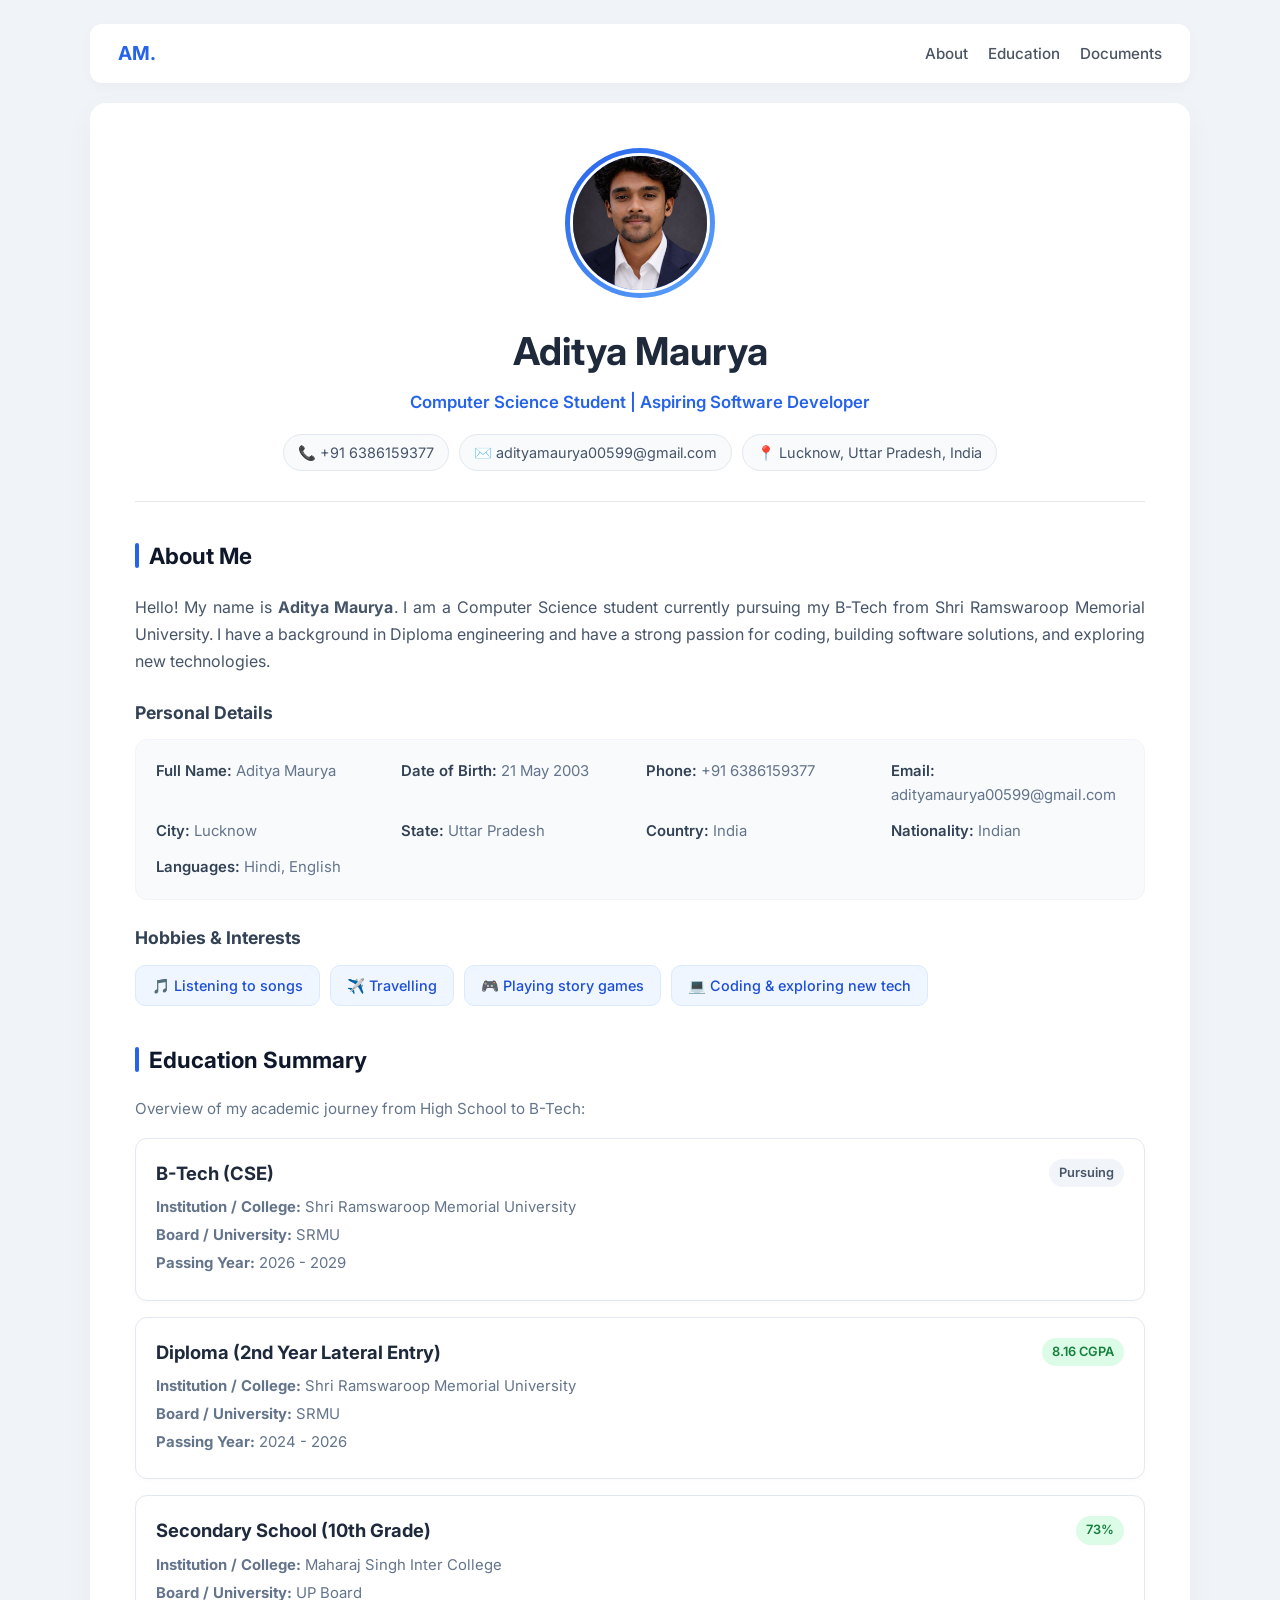
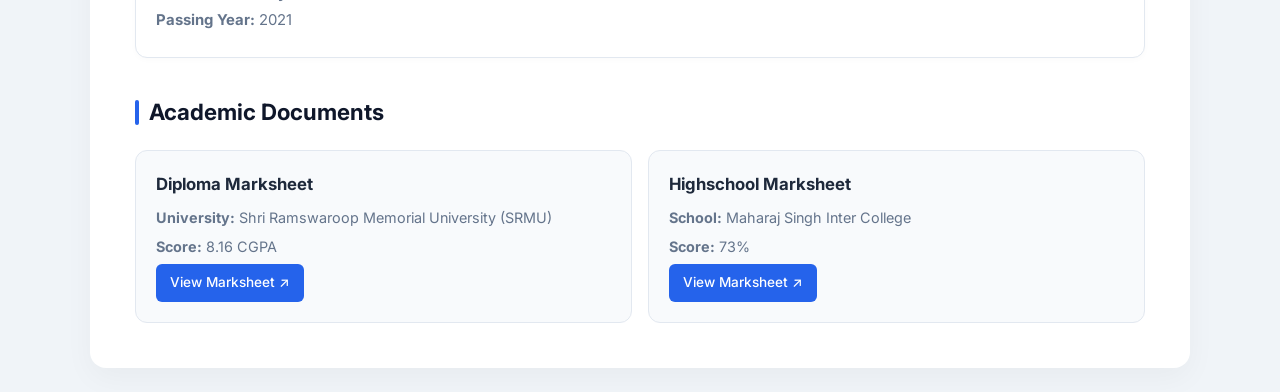
<file: index.html>
<!DOCTYPE html>
<html lang="en">
<head>
    <meta charset="UTF-8">
    <meta name="viewport" content="width=device-width, initial-scale=1.0">
    <title>Aditya Maurya - Portfolio</title>
    <link rel="stylesheet" href="portfolio.css">
    <link rel="preconnect" href="https://fonts.googleapis.com">
    <link rel="preconnect" href="https://fonts.gstatic.com" crossorigin>
    <link href="https://fonts.googleapis.com/css2?family=Inter:wght@300;400;500;600;700&display=swap" rel="stylesheet">
</head>
<body>

    <nav class="navbar">
        <div class="nav-brand">AM.</div>
        <ul class="nav-links">
            <li><a href="#about">About</a></li>
            <li><a href="#education">Education</a></li>
            <li><a href="#documents">Documents</a></li>
        </ul>
    </nav>

    <div class="container">
        <header class="profile-header">
            <div class="profile-img-wrapper">
                <img src="my_photo.jpg" alt="Aditya Maurya Photo" class="profile-img">
            </div>
            <h1 class="user-name">Aditya Maurya</h1>
            <p class="tagline">Computer Science Student | Aspiring Software Developer</p>
            
            <div class="contact-pills">
                <a href="tel:+916386159377" class="pill-item">
                    <span>📞</span> +91 6386159377
                </a>
                <a href="mailto:adityamaurya00599@gmail.com" class="pill-item">
                    <span>✉️</span> adityamaurya00599@gmail.com
                </a>
                <span class="pill-item static">
                    <span>📍</span> Lucknow, Uttar Pradesh, India
                </span>
            </div>
        </header>

        <main>
            <section id="about" class="content-section">
                <h2 class="section-title">About Me</h2>
                <p class="about-text">
                    Hello! My name is <strong>Aditya Maurya</strong>. I am a Computer Science student currently pursuing my B-Tech from Shri Ramswaroop Memorial University. I have a background in Diploma engineering and have a strong passion for coding, building software solutions, and exploring new technologies.
                </p>

                <h3 class="subsection-title">Personal Details</h3>
                <div class="details-grid">
                    <div class="details-item"><span class="label">Full Name:</span> <span class="val">Aditya Maurya</span></div>
                    <div class="details-item"><span class="label">Date of Birth:</span> <span class="val">21 May 2003</span></div>
                    <div class="details-item"><span class="label">Phone:</span> <span class="val">+91 6386159377</span></div>
                    <div class="details-item"><span class="label">Email:</span> <span class="val">adityamaurya00599@gmail.com</span></div>
                    <div class="details-item"><span class="label">City:</span> <span class="val">Lucknow</span></div>
                    <div class="details-item"><span class="label">State:</span> <span class="val">Uttar Pradesh</span></div>
                    <div class="details-item"><span class="label">Country:</span> <span class="val">India</span></div>
                    <div class="details-item"><span class="label">Nationality:</span> <span class="val">Indian</span></div>
                    <div class="details-item"><span class="label">Languages:</span> <span class="val">Hindi, English</span></div>
                </div>

                <h3 class="subsection-title">Hobbies & Interests</h3>
                <ul class="hobbies-list">
                    <li>🎵 Listening to songs</li>
                    <li>✈️ Travelling</li>
                    <li>🎮 Playing story games</li>
                    <li>💻 Coding & exploring new tech</li>
                </ul>
            </section>

            <section id="education" class="content-section">
                <h2 class="section-title">Education Summary</h2>
                <p class="section-intro">Overview of my academic journey from High School to B-Tech:</p>

                <div class="education-card">
                    <div class="card-header-badge">Pursuing</div>
                    <h3>B-Tech (CSE)</h3>
                    <p><strong>Institution / College:</strong> Shri Ramswaroop Memorial University</p>
                    <p><strong>Board / University:</strong> SRMU</p>
                    <p><strong>Passing Year:</strong> 2026 - 2029</p>
                </div>

                <div class="education-card">
                    <div class="card-header-badge success">8.16 CGPA</div>
                    <h3>Diploma (2nd Year Lateral Entry)</h3>
                    <p><strong>Institution / College:</strong> Shri Ramswaroop Memorial University</p>
                    <p><strong>Board / University:</strong> SRMU</p>
                    <p><strong>Passing Year:</strong> 2024 - 2026</p>
                </div>

                <div class="education-card">
                    <div class="card-header-badge success">73%</div>
                    <h3>Secondary School (10th Grade)</h3>
                    <p><strong>Institution / College:</strong> Maharaj Singh Inter College</p>
                    <p><strong>Board / University:</strong> UP Board</p>
                    <p><strong>Passing Year:</strong> 2021</p>
                </div>
            </section>

            <section id="documents" class="content-section">
                <h2 class="section-title">Academic Documents</h2>
                
                <div class="doc-grid">
                    <div class="doc-card">
                        <h3>Diploma Marksheet</h3>
                        <p><strong>University:</strong> Shri Ramswaroop Memorial University (SRMU)</p>
                        <p><strong>Score:</strong> 8.16 CGPA</p>
                        <a href="diploma_marksheet.jpg" target="_blank" class="doc-button">
                            View Marksheet ↗
                        </a>
                    </div>

                    <div class="doc-card">
                        <h3>Highschool Marksheet</h3>
                        <p><strong>School:</strong> Maharaj Singh Inter College</p>
                        <p><strong>Score:</strong> 73%</p>
                        <a href="marksheet.jpg" target="_blank" class="doc-button">
                            View Marksheet ↗
                        </a>
                    </div>
                </div>
            </section>
        </main>
    </div>

</body>
</html>
</file>
<file: portfolio.css>
* {
    box-sizing: border-box;
    margin: 0;
    padding: 0;
}

body {
    font-family: 'Inter', 'Segoe UI', Tahoma, Geneva, Verdana, sans-serif;
    line-height: 1.6;
    color: #2d3748;
    background-color: #f0f4f8;
    padding: clamp(10px, 2vw, 24px);
}

.navbar {
    width: min(100%, 1100px);
    margin: 0 auto 20px auto;
    background: #ffffff;
    padding: 14px 28px;
    border-radius: 12px;
    display: flex;
    justify-content: space-between;
    align-items: center;
    box-shadow: 0 4px 12px rgba(0, 0, 0, 0.03);
}

.nav-brand {
    font-weight: 700;
    font-size: 1.2rem;
    color: #2563eb;
}

.nav-links {
    list-style: none;
    display: flex;
    gap: 20px;
}

.nav-links a {
    text-decoration: none;
    color: #4b5563;
    font-weight: 500;
    font-size: 0.95rem;
    transition: color 0.2s ease;
}

.nav-links a:hover {
    color: #2563eb;
}

.container {
    width: min(100%, 1100px);
    margin: 0 auto;
    background: #ffffff;
    padding: clamp(20px, 4vw, 45px);
    border-radius: 16px;
    box-shadow: 0 10px 30px rgba(0, 0, 0, 0.04);
}

.profile-header {
    text-align: center;
    padding-bottom: 30px;
    border-bottom: 1px solid #e5e7eb;
}

.profile-img-wrapper {
    display: inline-block;
    padding: 5px;
    border-radius: 50%;
    background: linear-gradient(135deg, #2563eb, #60a5fa);
    margin-bottom: 16px;
}

.profile-img {
    width: 140px;
    height: 140px;
    border-radius: 50%;
    object-fit: cover;
    object-position: center 22%;
    border: 3px solid #ffffff;
    display: block;
}

.user-name {
    font-size: clamp(2rem, 4vw, 2.4rem);
    color: #1e293b;
    font-weight: 700;
    margin-bottom: 6px;
}

.tagline {
    font-size: 1.05rem;
    color: #2563eb;
    font-weight: 600;
    margin-bottom: 18px;
}

.contact-pills {
    display: flex;
    flex-wrap: wrap;
    justify-content: center;
    gap: 10px;
}

.pill-item {
    background: #f8fafc;
    border: 1px solid #e2e8f0;
    padding: 6px 14px;
    border-radius: 20px;
    font-size: 0.9rem;
    color: #475569;
    text-decoration: none;
    transition: all 0.2s ease;
}

a.pill-item:hover {
    border-color: #2563eb;
    color: #2563eb;
    background: #eff6ff;
}

.content-section {
    margin-top: 36px;
}

.section-title {
    font-size: 1.4rem;
    color: #0f172a;
    font-weight: 700;
    position: relative;
    padding-left: 14px;
    margin-bottom: 20px;
}

.section-title::before {
    content: '';
    position: absolute;
    left: 0;
    top: 15%;
    height: 70%;
    width: 4px;
    background-color: #2563eb;
    border-radius: 4px;
}

.section-intro {
    color: #64748b;
    font-size: 0.95rem;
    margin-bottom: 16px;
}

.subsection-title {
    font-size: 1.1rem;
    color: #334155;
    margin-top: 24px;
    margin-bottom: 12px;
}

.about-text {
    color: #475569;
    font-size: 1rem;
    line-height: 1.7;
    text-align: justify;
}

.details-grid {
    display: grid;
    grid-template-columns: repeat(auto-fit, minmax(min(100%, 230px), 1fr));
    gap: 12px;
    background: #f8fafc;
    padding: 20px;
    border-radius: 12px;
    border: 1px solid #f1f5f9;
}

.details-item {
    font-size: 0.93rem;
    overflow-wrap: anywhere;
}

.details-item .label {
    font-weight: 600;
    color: #334155;
}

.details-item .val {
    color: #64748b;
}

.hobbies-list {
    list-style-type: none;
    display: flex;
    flex-wrap: wrap;
    gap: 10px;
    margin-top: 12px;
}

.hobbies-list li {
    background: #eff6ff;
    color: #1d4ed8;
    padding: 8px 16px;
    border-radius: 10px;
    font-size: 0.9rem;
    font-weight: 500;
    border: 1px solid #dbeafe;
}

.education-card {
    position: relative;
    background: #ffffff;
    border: 1px solid #e2e8f0;
    padding: 20px;
    margin-bottom: 16px;
    border-radius: 12px;
    box-shadow: 0 2px 6px rgba(0, 0, 0, 0.02);
    transition: transform 0.2s ease, box-shadow 0.2s ease, border-color 0.2s ease;
}

.education-card:hover {
    transform: translateY(-3px);
    box-shadow: 0 8px 20px rgba(0, 0, 0, 0.06);
    border-color: #cbd5e1;
}

.card-header-badge {
    position: absolute;
    top: 20px;
    right: 20px;
    background: #f1f5f9;
    color: #475569;
    font-size: 0.8rem;
    font-weight: 600;
    padding: 4px 10px;
    border-radius: 20px;
}

.card-header-badge.success {
    background: #dcfce7;
    color: #15803d;
}

.education-card h3 {
    margin-top: 0;
    color: #1e293b;
    font-size: 1.15rem;
    margin-bottom: 8px;
    padding-right: 80px;
}

.education-card p {
    font-size: 0.93rem;
    color: #64748b;
    margin-bottom: 4px;
}

.doc-grid {
    display: grid;
    grid-template-columns: repeat(auto-fit, minmax(min(100%, 280px), 1fr));
    gap: 16px;
}

.doc-card {
    background: #f8fafc;
    border: 1px solid #e2e8f0;
    padding: 20px;
    border-radius: 12px;
    display: flex;
    flex-direction: column;
}

.doc-card h3 {
    font-size: 1.05rem;
    color: #1e293b;
    margin-bottom: 8px;
}

.doc-card p {
    font-size: 0.9rem;
    color: #64748b;
    margin-bottom: 6px;
}

.doc-button {
    display: inline-block;
    margin-top: auto;
    padding: 8px 14px;
    background-color: #2563eb;
    color: #ffffff;
    text-decoration: none;
    font-size: 0.85rem;
    font-weight: 500;
    border-radius: 6px;
    text-align: center;
    transition: background-color 0.2s ease;
    align-self: flex-start;
}

.doc-button:hover {
    background-color: #1d4ed8;
}

@media (max-width: 600px) {
    body {
        padding: 8px;
    }

    .navbar {
        flex-direction: column;
        gap: 10px;
        text-align: center;
        padding: 12px;
    }

    .container {
        padding: 20px 16px;
        border-radius: 12px;
    }

    .profile-img {
        width: 110px;
        height: 110px;
    }

    .details-grid {
        padding: 14px;
    }

    .about-text {
        text-align: left;
    }

    .education-card h3 {
        padding-right: 0;
    }

    .card-header-badge {
        position: static;
        display: inline-block;
        margin-bottom: 8px;
    }
}
</file>
